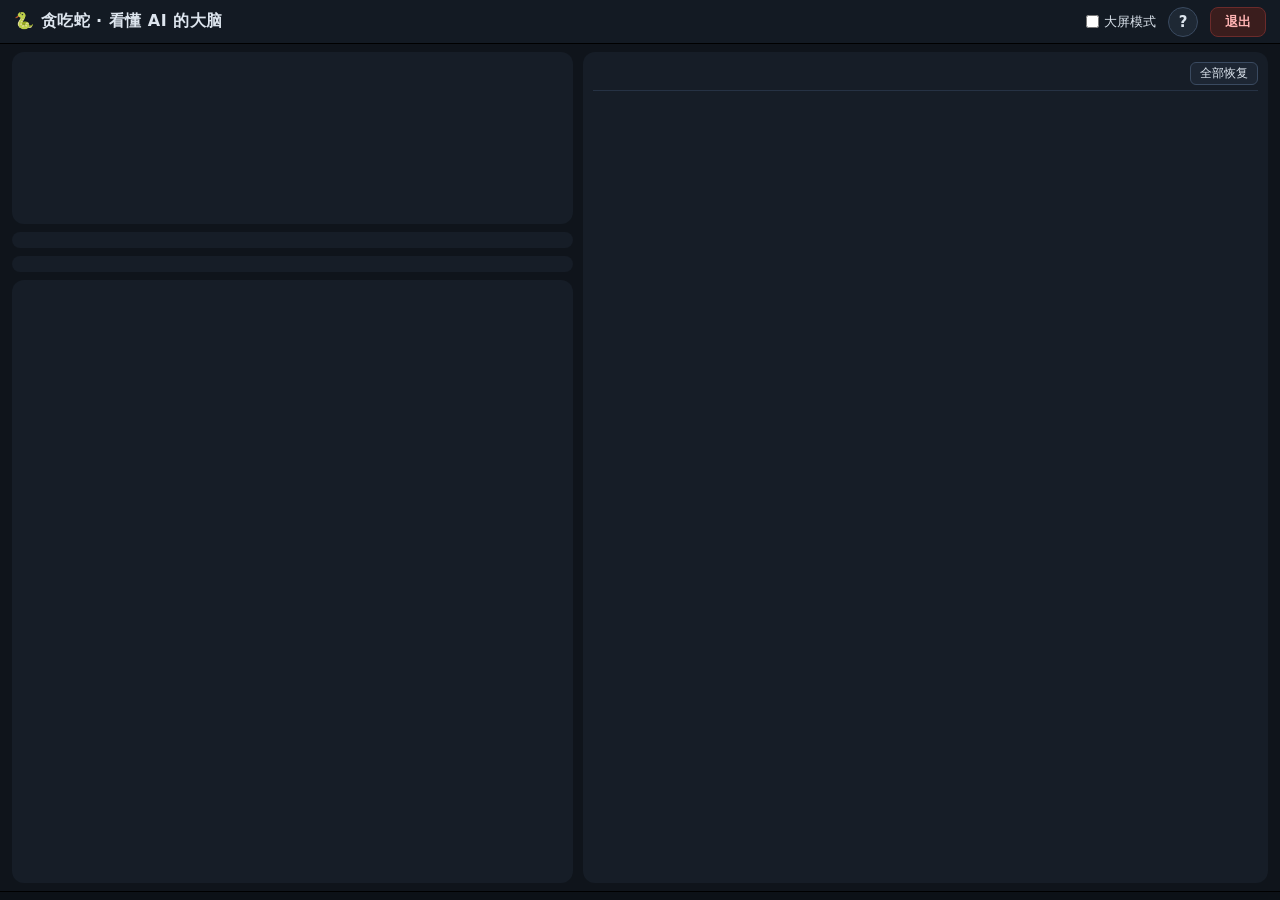
<file: index.html>
<!doctype html>
<html lang="zh-CN">
<head>
<meta charset="utf-8">
<meta name="viewport" content="width=device-width, initial-scale=1">
<title>贪吃蛇 · 看懂 AI 的大脑</title>
<!-- 仓库根目录的入口：GitHub Pages 打开 https://ShuyaoGao.github.io/snake-dqn-brain/ 时直接跳到 play/。
     用 play/index.html 而不是 play/，这样下载 zip 解压后双击本文件（file://）也能跳过去。 -->
<meta http-equiv="refresh" content="0; url=play/index.html">
<link rel="canonical" href="play/index.html">
<style>
  body { margin: 0; padding: 24px 16px; background: #0f141b; color: #dde5ee; font-family: "Microsoft YaHei", "PingFang SC", system-ui, sans-serif; line-height: 1.7; }
  a { color: #ffd54f; }
</style>
</head>
<body>
<p>正在打开「贪吃蛇 · 看懂 AI 的大脑」……</p>
<p>没有自动跳转的话，点这里：<a href="play/index.html">打开页面（play/index.html）</a></p>
</body>
</html>
</file>
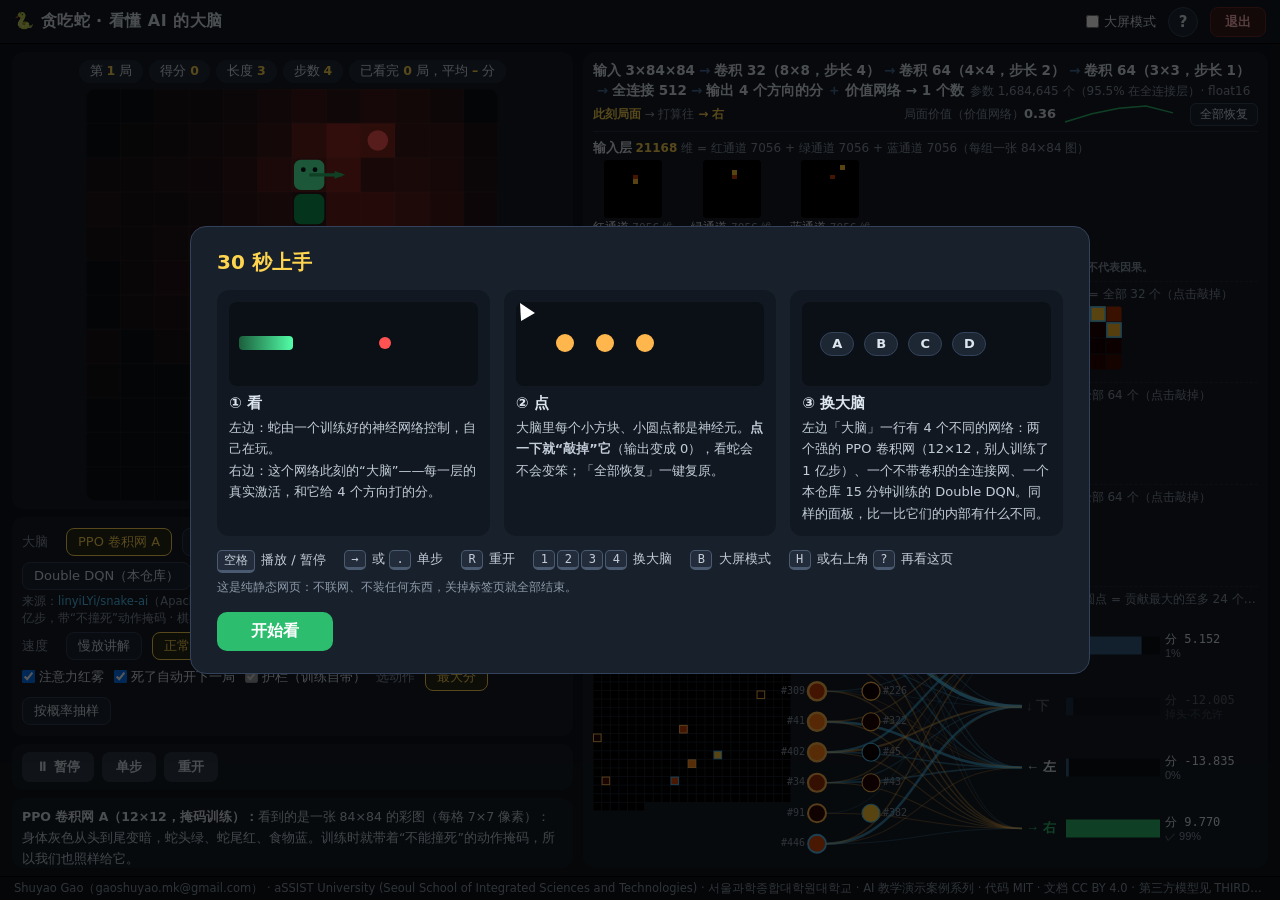
<file: play/index.html>
<!DOCTYPE html>
<html lang="zh-CN">
<head>
<meta charset="utf-8">
<meta name="viewport" content="width=device-width, initial-scale=1, viewport-fit=cover">
<title>贪吃蛇 · 看懂 AI 的大脑</title>
<script>
  /* Collect every JS error (including failed <script> loads) for the self-test. */
  window.__errors = [];
  window.addEventListener("error", function (e) {
    var t = e.target;
    if (t && t !== window && (t.src || t.href)) window.__errors.push("load failed: " + (t.src || t.href));
    else window.__errors.push(String(e.message || e.error || e));
  }, true);
  window.addEventListener("unhandledrejection", function (e) { window.__errors.push("promise: " + e.reason); });
</script>
<link rel="stylesheet" href="css/app.css">
</head>
<body>
<header id="top">
  <div class="brand"><span class="logo" aria-hidden="true">🐍</span><span id="app-title">贪吃蛇 · 看懂 AI 的大脑</span><span id="app-title-short"></span></div>
  <div class="spacer"></div>
  <label class="switch" data-tip="把右边的大脑面板放大（左右比例 35:65），适合投影；快捷键 B"><input type="checkbox" id="ck-big"> 大屏模式</label>
  <button id="btn-help" class="round" title="操作说明（H）" aria-label="操作说明">?</button>
  <button id="btn-exit" class="exit" data-tip="停止所有计算并关闭页面">退出</button>
  <!-- 手机竖屏：其余入口收进 ☰ 菜单 -->
  <button id="menu-btn" aria-label="菜单" aria-expanded="false" aria-controls="menu">☰</button>
  <div id="menu" role="menu" hidden>
    <button role="menuitem" id="menu-help">操作说明</button>
    <button role="menuitem" id="menu-restore">全部恢复（敲掉的神经元）</button>
    <div class="sep"></div>
    <button role="menuitem" id="menu-exit">退出</button>
  </div>
</header>

<main id="main">
  <section id="left">
    <div class="card board-card">
      <div class="pills" id="pills"></div>
      <div id="board-wrap">
        <canvas id="board" aria-label="棋盘"></canvas>
        <div id="banner" hidden></div>
      </div>
    </div>
    <div class="card" id="opts"></div>
    <div class="card" id="controls"></div>
    <div class="card" id="explain"></div>
  </section>

  <section id="right">
    <div class="card brain">
      <div class="brain-head">
        <div id="formula"></div>
        <div class="brain-status"><span id="view-label"></span><span class="spacer"></span>
          <span id="value-text" data-tip="局面价值：PPO 大脑是它自己价值网络的估计；DQN 大脑是合法方向里最大的 Q 值。都表示“从现在起往后还能拿到多少奖励”。右边小曲线是它在这一局里的变化"></span><canvas id="value-curve"></canvas>
          <span id="knock-info"></span>
          <button id="btn-restore" class="mini-btn" data-tip="把所有被敲掉的神经元恢复原样">全部恢复</button></div>
      </div>
      <div id="brain-body"></div>
    </div>
  </section>
</main>

<footer id="foot"></footer>

<div id="help" class="modal" hidden>
  <div class="modal-box" role="dialog" aria-labelledby="help-title">
    <div class="help-scroll">
    <h2 id="help-title">30 秒上手</h2>
    <div class="help-cards">
      <div class="hc"><div class="demo demo-watch"><i class="d-snake"></i><i class="d-food"></i></div>
        <h3>① 看</h3><p><span class="kbd-only">左边</span><span class="touch-only">上面</span>：蛇由一个训练好的神经网络控制，自己在玩。<br><span class="kbd-only">右边</span><span class="touch-only">下面</span>：这个网络此刻的“大脑”——每一层的真实激活，和它给 4 个方向打的分。</p></div>
      <div class="hc"><div class="demo demo-click"><i class="d-dot"></i><i class="d-dot"></i><i class="d-dot target"></i><i class="d-cursor"></i></div>
        <h3>② 点</h3><p>大脑里每个小方块、小圆点都是神经元。<b>点一下就“敲掉”它</b>（输出变成 0），看蛇会不会变笨；「全部恢复」一键复原。</p></div>
      <div class="hc"><div class="demo demo-brains"><i class="d-pill p1">A</i><i class="d-pill p2">B</i><i class="d-pill p3">C</i><i class="d-pill p4">D</i></div>
        <h3>③ 换大脑</h3><p>左边「大脑」一行有 4 个不同的网络：两个强的 PPO 卷积网（12×12，别人训练了 1 亿步）、一个不带卷积的全连接网、一个本仓库 15 分钟训练的 Double DQN。同样的面板，比一比它们的内部有什么不同。</p></div>
    </div>
    <div class="keys-list kbd-only">
      <span><kbd>空格</kbd> 播放 / 暂停</span><span><kbd>→</kbd> 或 <kbd>.</kbd> 单步</span><span><kbd>R</kbd> 重开</span>
      <span><kbd>1</kbd><kbd>2</kbd><kbd>3</kbd><kbd>4</kbd> 换大脑</span><span><kbd>B</kbd> 大屏模式</span><span><kbd>H</kbd> 或右上角 <kbd>?</kbd> 再看这页</span>
    </div>
    <div class="touch-list touch-only">
      <span>往下滑看大脑；点方块、圆点敲掉神经元</span><span>「大脑」一行点按钮换网络；「单步」一步一步看</span><span>☰ 菜单里有操作说明、全部恢复、退出</span>
    </div>
    <p class="help-foot">这是纯静态网页：不联网、不装任何东西，关掉标签页就全部结束。</p>
    </div>
    <div class="help-actions"><button id="help-close" class="big-btn">开始看</button></div>
  </div>
</div>

<div id="tip" hidden></div>
<div id="toast"></div>
<pre id="selftest" hidden></pre>

<script src="js/config.js"></script>
<script src="js/credits.js"></script>
<script src="js/results.js"></script>
<script src="js/pyrandom.js"></script>
<script src="js/snake_env.js"></script>
<script src="js/brain_net.js"></script>
<script src="model/ppo_cnn_linyi_fp16.js"></script>
<script src="model/ppo_cnn_ray_fp16.js"></script>
<script src="model/ppo_mlp_linyi_fp16.js"></script>
<script src="model/snake_cnn_fp16.js"></script>
<script src="js/app.js"></script>
</body>
</html>
</file>
<file: play/css/app.css>
/* System fonts only (no downloads): Windows = Microsoft YaHei, macOS = PingFang SC. */
:root {
  --bg: #0f141b; --panel: #161d27; --panel2: #121822; --line: #263244; --text: #dde5ee;
  --muted: #8b98a8; --accent: #ffd54f; --green: #2dbd6e; --pos: #ffb74d; --neg: #4fc3f7;
  --you: #ffd54f; --dqn: #4fc3f7; --danger: #ff6b6b;
  --left: 45fr; --right: 55fr;
}
* { box-sizing: border-box; margin: 0; padding: 0; }
html, body { height: 100%; }
body {
  background: var(--bg); color: var(--text); overflow: hidden;
  font-family: "Microsoft YaHei", "PingFang SC", "Hiragino Sans GB", "Noto Sans CJK SC", system-ui, sans-serif;
  font-size: 13px; display: flex; flex-direction: column;
}
body.big { --left: 35fr; --right: 65fr; }
button { font: inherit; cursor: pointer; }
.spacer { flex: 1; }

/* ---------- header ---------- */
#top { display: flex; align-items: center; gap: 12px; padding: 6px 14px; background: #131a23;
       border-bottom: 1px solid #000; min-height: 44px; flex: none; }
.brand { font-size: 16px; font-weight: bold; letter-spacing: .5px; white-space: nowrap; }
.brand .logo { margin-right: 6px; }
#tabs { display: flex; gap: 4px; margin-left: 16px; background: #0c1117; padding: 3px; border-radius: 10px; }
.tab { border: none; background: transparent; color: var(--muted); padding: 6px 18px; border-radius: 8px;
       font-size: 14px; font-weight: bold; }
.tab:hover { color: var(--text); }
.tab.on { background: #2a3546; color: var(--accent); }
.switch { display: flex; align-items: center; gap: 5px; font-size: 13px; cursor: pointer; white-space: nowrap; }
.round { width: 30px; height: 30px; border-radius: 50%; border: 1px solid #3a4a60; background: #1e2834; color: var(--text); font-weight: bold; font-size: 15px; }
.round:hover { border-color: var(--accent); }
.exit { border: 1px solid #6b2b2b; background: #3a1d1d; color: #ffb3b3; border-radius: 8px; padding: 5px 14px; font-weight: bold; }
.exit:hover { background: #5a2424; }

/* ---------- layout ---------- */
#main { flex: 1; min-height: 0; display: grid; grid-template-columns: var(--left) var(--right);
        gap: 10px; padding: 8px 12px; }
#left, #right { min-height: 0; min-width: 0; overflow-y: auto; overflow-x: hidden; display: flex;
                scrollbar-width: thin;
                flex-direction: column; gap: 8px; }
.card { background: var(--panel); border-radius: 12px; padding: 8px 10px; }
.card h3 { font-size: 13px; color: var(--accent); margin-bottom: 6px; }

/* ---------- board ---------- */
.board-card { display: flex; flex-direction: column; align-items: center; gap: 6px; }
.pills { display: flex; flex-wrap: wrap; gap: 6px; justify-content: center; }
.pill { background: #222c3a; border-radius: 999px; padding: 3px 11px; font-size: 12.5px; white-space: nowrap; }
.pill b { color: var(--accent); }
#board-wrap { position: relative; touch-action: none; }
#board { display: block; border-radius: 10px; }
#banner { position: absolute; inset: 0; display: flex; flex-direction: column; align-items: center;
          justify-content: center; gap: 8px; background: rgba(0,0,0,.62); border-radius: 10px; text-align: center;
          padding: 16px; font-size: 14px; line-height: 1.6; }
#banner[hidden] { display: none; }
#banner .big { font-size: 22px; font-weight: bold; color: #ff8a80; }

/* ---------- options / controls ---------- */
.opt-row { display: flex; align-items: center; flex-wrap: wrap; gap: 6px 10px; margin: 3px 0; }
.opt-row .lab { color: var(--muted); min-width: 34px; }
.preset { border: 1px solid #34425a; background: #1d2633; color: var(--text); border-radius: 8px; padding: 4px 11px; }
.preset.on { border-color: var(--accent); color: var(--accent); background: #2a2a1c; }
.ck { display: inline-flex; align-items: center; gap: 4px; cursor: pointer; }
input[type=range] { width: 140px; cursor: pointer; }
.ms { font-family: Consolas, Menlo, monospace; color: var(--muted); font-size: 12px; min-width: 64px; }
.btn { border: none; border-radius: 8px; padding: 6px 14px; font-weight: bold; background: #2e3947; color: var(--text); }
.btn:hover { filter: brightness(1.15); }
.btn.go { background: var(--green); color: #fff; }
.btn.warn { background: #ffb300; color: #3d2a00; }
.btn:disabled { opacity: .45; cursor: default; filter: none; }
#controls { display: flex; flex-wrap: wrap; gap: 8px; align-items: center; }
#explain { font-size: 12.5px; line-height: 1.7; color: #c3cdd9; flex: 1 1 auto; min-height: 70px; overflow-y: auto; }
#explain p + p { margin-top: 4px; }
#explain b { color: var(--text); }
table.hist { width: 100%; border-collapse: collapse; margin-top: 6px; font-size: 12px; }
table.hist th, table.hist td { border-bottom: 1px solid var(--line); padding: 3px 4px; text-align: center; }
table.hist th { color: var(--muted); font-weight: normal; }


/* ---------- brain ---------- */
.brain { position: relative; display: flex; flex-direction: column; gap: 4px; min-height: 100%; }
.brain-head { border-bottom: 1px solid var(--line); padding-bottom: 5px; }
#formula { font-size: 13.5px; font-weight: bold; line-height: 1.5; }
#formula .arrow { color: #4a6f9e; margin: 0 4px; }
#formula .param { color: var(--muted); font-weight: normal; font-size: 12px; margin-left: 6px; }
.brain-status { display: flex; align-items: center; gap: 8px; font-size: 12px; margin-top: 2px; color: var(--muted); }
#view-label b { color: var(--accent); }
#knock-info { color: #ffb3b3; }
.mini-btn { border: 1px solid #3a4a60; background: #1d2633; color: var(--text); border-radius: 6px; padding: 2px 9px; font-size: 12px; }
.layer { padding: 4px 0 5px; border-bottom: 1px dashed #222d3c; }
.layer:last-child { border-bottom: none; }
.lt { font-size: 12px; color: var(--muted); margin-bottom: 3px; white-space: nowrap; overflow: hidden; text-overflow: ellipsis; }
.lt b { color: var(--text); font-size: 12.5px; }
.lt .cnt { color: var(--accent); font-weight: bold; }
.lrow { display: flex; align-items: flex-start; gap: 18px; }
.tops { display: flex; gap: 6px; flex-wrap: nowrap; flex: none; min-width: 0; }
.fm { text-align: center; font-size: 11px; color: var(--muted); cursor: pointer; }
.fm canvas { display: block; border-radius: 4px; border: 2px solid transparent; background: #000; }
.fm.pos canvas { border-color: var(--pos); }
.fm.neg canvas { border-color: var(--neg); }
.fm.off canvas { opacity: .25; border-color: #555; }
.fm .cap { white-space: nowrap; font-family: Consolas, Menlo, monospace; }
.fm .cap.pos { color: var(--pos); }
.fm .cap.neg { color: var(--neg); }
.sq { cursor: pointer; border-radius: 4px; flex: none; }
.in-map { text-align: center; font-size: 11.5px; }
.in-map canvas { display: block; border-radius: 4px; background: #000; margin: 0 auto 2px; }
.in-map .nm { color: var(--text); }
.in-map .dims { color: var(--muted); font-size: 10.5px; }
.attr { height: 6px; background: #0c1117; border-radius: 3px; position: relative; margin-top: 2px; }
.attr i { position: absolute; top: 0; bottom: 0; border-radius: 3px; }
.note { font-size: 11px; color: var(--muted); margin-top: 3px; line-height: 1.5; }
#fc-canvas { display: block; cursor: pointer; }
.value-row { display: flex; align-items: center; gap: 10px; font-size: 12px; color: var(--muted); }
#value-text { cursor: help; }
#value-text b { color: var(--text); font-size: 13px; }
#value-curve { flex: none; width: 110px; height: 22px; }

/* ---------- footer ---------- */
#foot { flex: none; padding: 4px 14px; font-size: 11.5px; color: var(--muted); background: #0c1117;
        border-top: 1px solid #000; white-space: nowrap; overflow: hidden; text-overflow: ellipsis; }

/* ---------- tooltip / toast ---------- */
#tip { position: fixed; z-index: 60; max-width: 300px; background: #1f2937; border: 1px solid #3f5068; color: var(--text);
       border-radius: 8px; padding: 7px 10px; font-size: 12.5px; line-height: 1.55; pointer-events: none;
       box-shadow: 0 6px 24px rgba(0,0,0,.45); }
#tip[hidden] { display: none; }
#tip .demo { margin-top: 6px; }
#toast { position: fixed; top: 56px; left: 50%; transform: translateX(-50%); background: #2f7fd6; color: #fff;
         padding: 8px 20px; border-radius: 9px; font-size: 14px; opacity: 0; transition: opacity .25s; pointer-events: none; z-index: 70; }
#toast.show { opacity: 1; }

/* ---------- help modal + animated demos ---------- */
.modal { position: fixed; inset: 0; background: rgba(0,0,0,.66); display: flex; align-items: center; justify-content: center; z-index: 80; }
.modal[hidden] { display: none; }
.modal-box { background: #18202b; border: 1px solid #33425a; border-radius: 16px; padding: 22px 26px; width: min(900px, 94vw);
             max-height: 94vh; display: flex; flex-direction: column; }
.help-scroll { flex: 1 1 auto; min-height: 0; overflow: auto; }
.help-actions { flex: none; padding-top: 4px; }
.touch-only, .touch-list { display: none; }
body.touch .touch-only { display: block; }
body.touch span.touch-only { display: inline; }
body.touch .kbd-only { display: none !important; }
body.touch .touch-list { display: flex; flex-direction: column; gap: 6px; margin: 12px 0 6px; font-size: 13px; color: #c3cdd9; }
.modal-box h2 { font-size: 20px; color: var(--accent); margin-bottom: 14px; }
.help-cards { display: grid; grid-template-columns: repeat(3, 1fr); gap: 14px; }
.hc { background: #111821; border-radius: 12px; padding: 12px; }
.hc h3 { font-size: 15px; margin: 8px 0 4px; }
.hc p { font-size: 13px; line-height: 1.65; color: #c3cdd9; }
.keys-list { display: flex; flex-wrap: wrap; gap: 6px 18px; margin: 14px 0 6px; font-size: 13px; color: #c3cdd9; }
kbd { display: inline-block; min-width: 22px; padding: 1px 6px; border: 1px solid #4a5a70; border-bottom-width: 3px; border-radius: 5px;
      background: #222c3a; font-family: Consolas, Menlo, monospace; font-size: 12px; text-align: center; margin-right: 2px; }
.help-foot { font-size: 12px; color: var(--muted); margin: 6px 0 12px; }
.big-btn { border: none; background: var(--green); color: #fff; font-size: 16px; font-weight: bold; padding: 9px 34px; border-radius: 10px; }

.demo { position: relative; height: 84px; background: #0b1016; border-radius: 8px; overflow: hidden; }
#tip .demo { height: 56px; width: 200px; }
.d-snake { position: absolute; top: 34px; left: 10px; width: 54px; height: 14px; border-radius: 4px;
           background: linear-gradient(90deg, #1b5e3c, #52ffa8); animation: d-move 2.4s linear infinite; }
.d-food { position: absolute; top: 35px; left: 150px; width: 12px; height: 12px; border-radius: 50%; background: #ff5252; }
@keyframes d-move { 0% { transform: translateX(0); } 80% { transform: translateX(90px); } 100% { transform: translateX(90px); } }
.d-dot { position: absolute; top: 32px; width: 18px; height: 18px; border-radius: 50%; background: #ffb74d; }
.d-dot:nth-child(1) { left: 40px; } .d-dot:nth-child(2) { left: 80px; } .d-dot.target { left: 120px; animation: d-off 2.4s infinite; }
@keyframes d-off { 0%, 45% { background: #ffb74d; } 50%, 90% { background: #444; box-shadow: inset 0 0 0 9px #444; } 100% { background: #ffb74d; } }
.d-cursor { position: absolute; width: 0; height: 0; border-left: 8px solid transparent; border-right: 8px solid transparent;
            border-bottom: 16px solid #fff; transform: rotate(-30deg); animation: d-cur 2.4s infinite; }
@keyframes d-cur { 0% { left: 20px; top: 70px; } 40% { left: 126px; top: 40px; } 45% { left: 126px; top: 43px; } 50% { left: 126px; top: 40px; } 100% { left: 126px; top: 40px; } }
.k { position: absolute; width: 26px; height: 26px; border: 1px solid #4a5a70; border-bottom-width: 3px; border-radius: 5px;
     background: #222c3a; font-style: normal; text-align: center; line-height: 22px; font-size: 14px; }
.k-up { left: calc(50% - 13px); top: 12px; animation: d-key 2.4s infinite 0s; }
.k-left { left: calc(50% - 44px); top: 44px; animation: d-key 2.4s infinite .6s; }
.k-down { left: calc(50% - 13px); top: 44px; animation: d-key 2.4s infinite 1.2s; }
.k-right { left: calc(50% + 18px); top: 44px; animation: d-key 2.4s infinite 1.8s; }
#tip .k-up { top: 2px; } #tip .k-left, #tip .k-down, #tip .k-right { top: 28px; }
@keyframes d-key { 0%, 20% { background: var(--accent); color: #000; transform: translateY(2px); } 25%, 100% { background: #222c3a; color: var(--text); transform: none; } }
.demo-step .bar { position: absolute; left: 20px; height: 10px; border-radius: 4px; background: #355d83; }
.demo-step .bar.b1 { top: 10px; width: 60px; } .demo-step .bar.b2 { top: 24px; width: 120px; background: var(--green); animation: d-grow 1.6s infinite; }
.demo-step .bar.b3 { top: 38px; width: 40px; }
@keyframes d-grow { 0% { width: 70px; } 50% { width: 150px; } 100% { width: 70px; } }
.demo-fog .cell { position: absolute; width: 16px; height: 16px; border-radius: 3px; background: rgba(255,60,40,.6); animation: d-fog 1.8s infinite; }
@keyframes d-fog { 0%, 100% { opacity: .15; } 50% { opacity: .9; } }

/* ---------- end page ---------- */
.ended { position: fixed; inset: 0; display: flex; align-items: center; justify-content: center; background: var(--bg);
         font-size: 20px; color: var(--text); text-align: center; line-height: 2; padding: 20px; }

/* compact heights (1366x768 and similar) */
@media (max-height: 820px) {
  #top { min-height: 40px; padding: 4px 12px; }
  .card { padding: 6px 8px; }
  #explain { font-size: 12px; line-height: 1.6; }
  .layer { padding: 2px 0 3px; }
}
#left > .card { flex: none; }
#left > #explain { flex: 1 1 auto; }

/* ---------- extras: brain picker, results table, help demo ---------- */
.src { font-size: 11.5px; color: var(--muted); margin: 2px 0 4px; line-height: 1.5; }
.src a { color: var(--neg); text-decoration: none; }
.src a:hover { text-decoration: underline; }
table.hist { width: 100%; border-collapse: collapse; margin-top: 6px; font-size: 12px; }
table.hist th, table.hist td { border-bottom: 1px solid var(--line); padding: 3px 4px; text-align: center; }
table.hist th { color: var(--muted); font-weight: normal; }
table.hist tr.cur td { color: var(--accent); }
.sq.fcgrid { display: block; }
.demo-brains .d-pill { position: absolute; top: 30px; width: 34px; height: 24px; border-radius: 12px; border: 1px solid #34425a; background: #1d2633;
                       color: var(--text); font-style: normal; text-align: center; line-height: 22px; font-size: 13px; font-weight: bold; }
.demo-brains .p1 { left: 18px; animation: d-pill 3.2s infinite 0s; } .demo-brains .p2 { left: 62px; animation: d-pill 3.2s infinite .8s; }
.demo-brains .p3 { left: 106px; animation: d-pill 3.2s infinite 1.6s; } .demo-brains .p4 { left: 150px; animation: d-pill 3.2s infinite 2.4s; }
@keyframes d-pill { 0%, 20% { border-color: var(--accent); color: var(--accent); background: #2a2a1c; } 25%, 100% { border-color: #34425a; color: var(--text); background: #1d2633; } }

/* ==================================================================================
   手机竖屏（触屏 + 宽度 ≤ 980px + 竖屏 → app.js 给 body 加 .touchp）
   只有观看模式：整页上下滚动，棋盘贴顶按宽度缩放，大脑面板在下方用紧凑画法。
   ================================================================================== */
#menu-btn, #menu, #app-title-short { display: none; }
body.touchp { height: auto; min-height: 100%; overflow: auto; display: block; touch-action: manipulation;
              -webkit-touch-callout: none; -webkit-user-select: none; user-select: none; -webkit-tap-highlight-color: transparent;
              padding: env(safe-area-inset-top) env(safe-area-inset-right) 0 env(safe-area-inset-left); }
html.touchp { height: auto; }
body.touchp #top { gap: 6px; padding: 5px 8px; min-height: 42px; position: relative; }
body.touchp .brand { font-size: 15px; }
body.touchp .brand .logo, body.touchp #app-title { display: none; }
body.touchp #app-title-short { display: inline; }
body.touchp .switch, body.touchp #btn-help, body.touchp #btn-exit { display: none; }
body.touchp #menu-btn { display: block; margin-left: auto; font: inherit; font-size: 18px; width: 38px; height: 34px; background: #1e2834; color: var(--text);
                        border: 1px solid #3a4a60; border-radius: 8px; }
body.touchp #menu:not([hidden]) { display: grid; position: fixed; z-index: 60; right: 8px; top: calc(env(safe-area-inset-top) + 46px); min-width: 200px;
                                  background: #18202b; border: 1px solid var(--accent); border-radius: 10px; padding: 6px; gap: 2px; }
#menu button { font: inherit; font-size: 14px; text-align: left; padding: 11px 12px; min-height: 44px; background: transparent; color: var(--text); border: none; border-radius: 6px; }
#menu button:active { background: #2b3546; }
#menu .sep { height: 1px; background: var(--line); margin: 4px 0; }
body.touchp #main { display: flex; flex-direction: column; gap: 8px; padding: 6px 8px; flex: none; min-height: 0; }
body.touchp #left, body.touchp #right { overflow: visible; }
body.touchp .card { padding: 8px; }
body.touchp .pill { font-size: 12px; padding: 2px 9px; }
body.touchp #opts .preset, body.touchp #controls .btn { min-height: 40px; padding: 8px 12px; font-size: 14px; }
body.touchp input[type=range] { width: 120px; height: 28px; }
body.touchp .ck { min-height: 36px; font-size: 14px; }
body.touchp table.hist { display: block; overflow-x: auto; white-space: nowrap; }
body.touchp #foot { white-space: normal; font-size: 11px; line-height: 1.6; padding: 6px 10px calc(6px + env(safe-area-inset-bottom)); }
/* 大脑面板紧凑画法 */
body.touchp .brain { min-height: 0; }
body.touchp .brain-status { flex-wrap: wrap; gap: 4px 8px; }
body.touchp #formula { font-size: 12.5px; }
body.touchp .lrow { flex-wrap: wrap; gap: 8px 10px; }
body.touchp .tops { gap: 5px; }
body.touchp .lt { white-space: normal; font-size: 11.5px; }
body.touchp .fm canvas, body.touchp .sq, body.touchp #fc-canvas { max-width: 100%; }
body.touchp #row-input { gap: 6px; }
body.touchp .in-map { flex: 0 1 calc(20% - 5px); min-width: 0; font-size: 11px; }
body.touchp .in-map canvas { max-width: 100%; }
body.touchp .in-map .nm { white-space: normal; line-height: 1.25; }
body.touchp .in-map .dims { font-size: 10px; }
/* 说明浮层在手机上：全屏、内容可滚动、「开始」固定在底部 */
body.touchp .modal { align-items: stretch; }
body.touchp .modal-box { width: 100%; max-height: none; border-radius: 0; border: none; padding: calc(env(safe-area-inset-top) + 14px) 14px calc(env(safe-area-inset-bottom) + 10px); }
body.touchp .help-cards { grid-template-columns: 1fr; gap: 10px; }
body.touchp .help-actions { padding-top: 10px; }
body.touchp .big-btn { width: 100%; min-height: 48px; }
</file>
